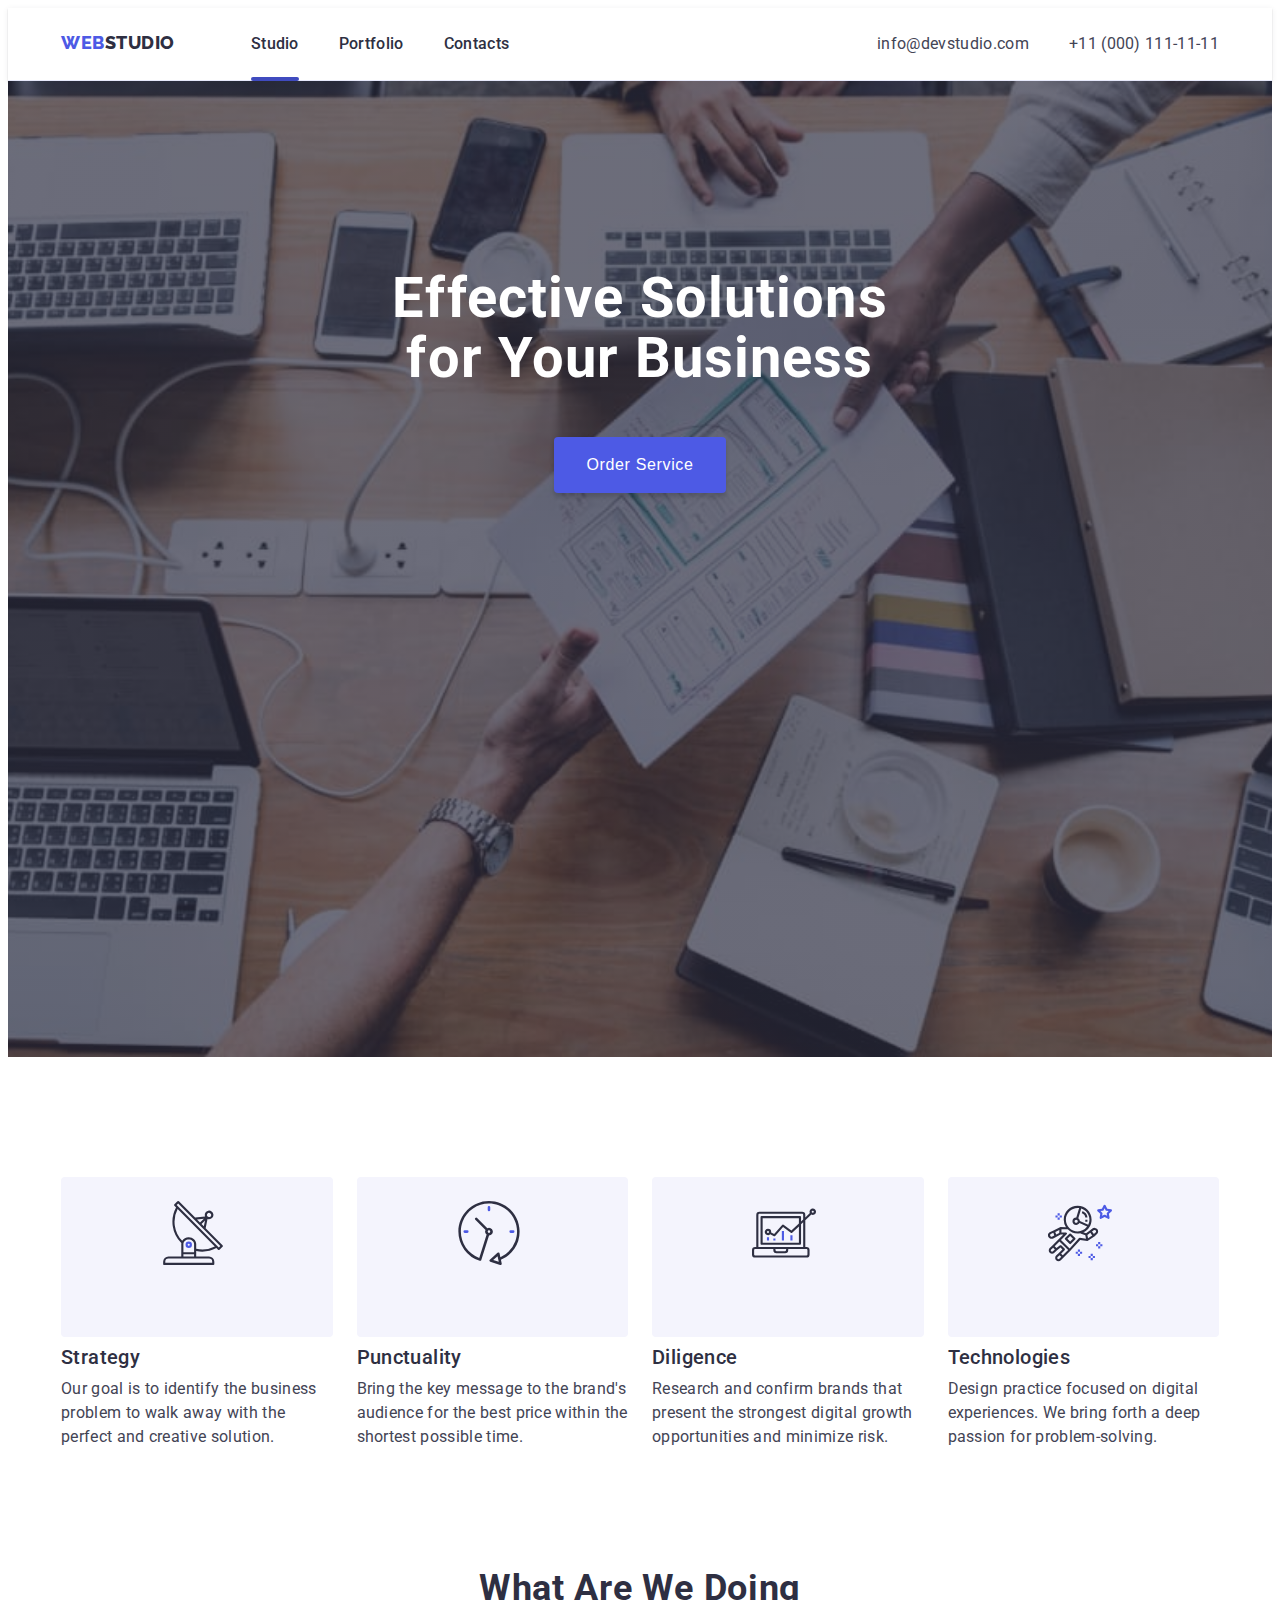
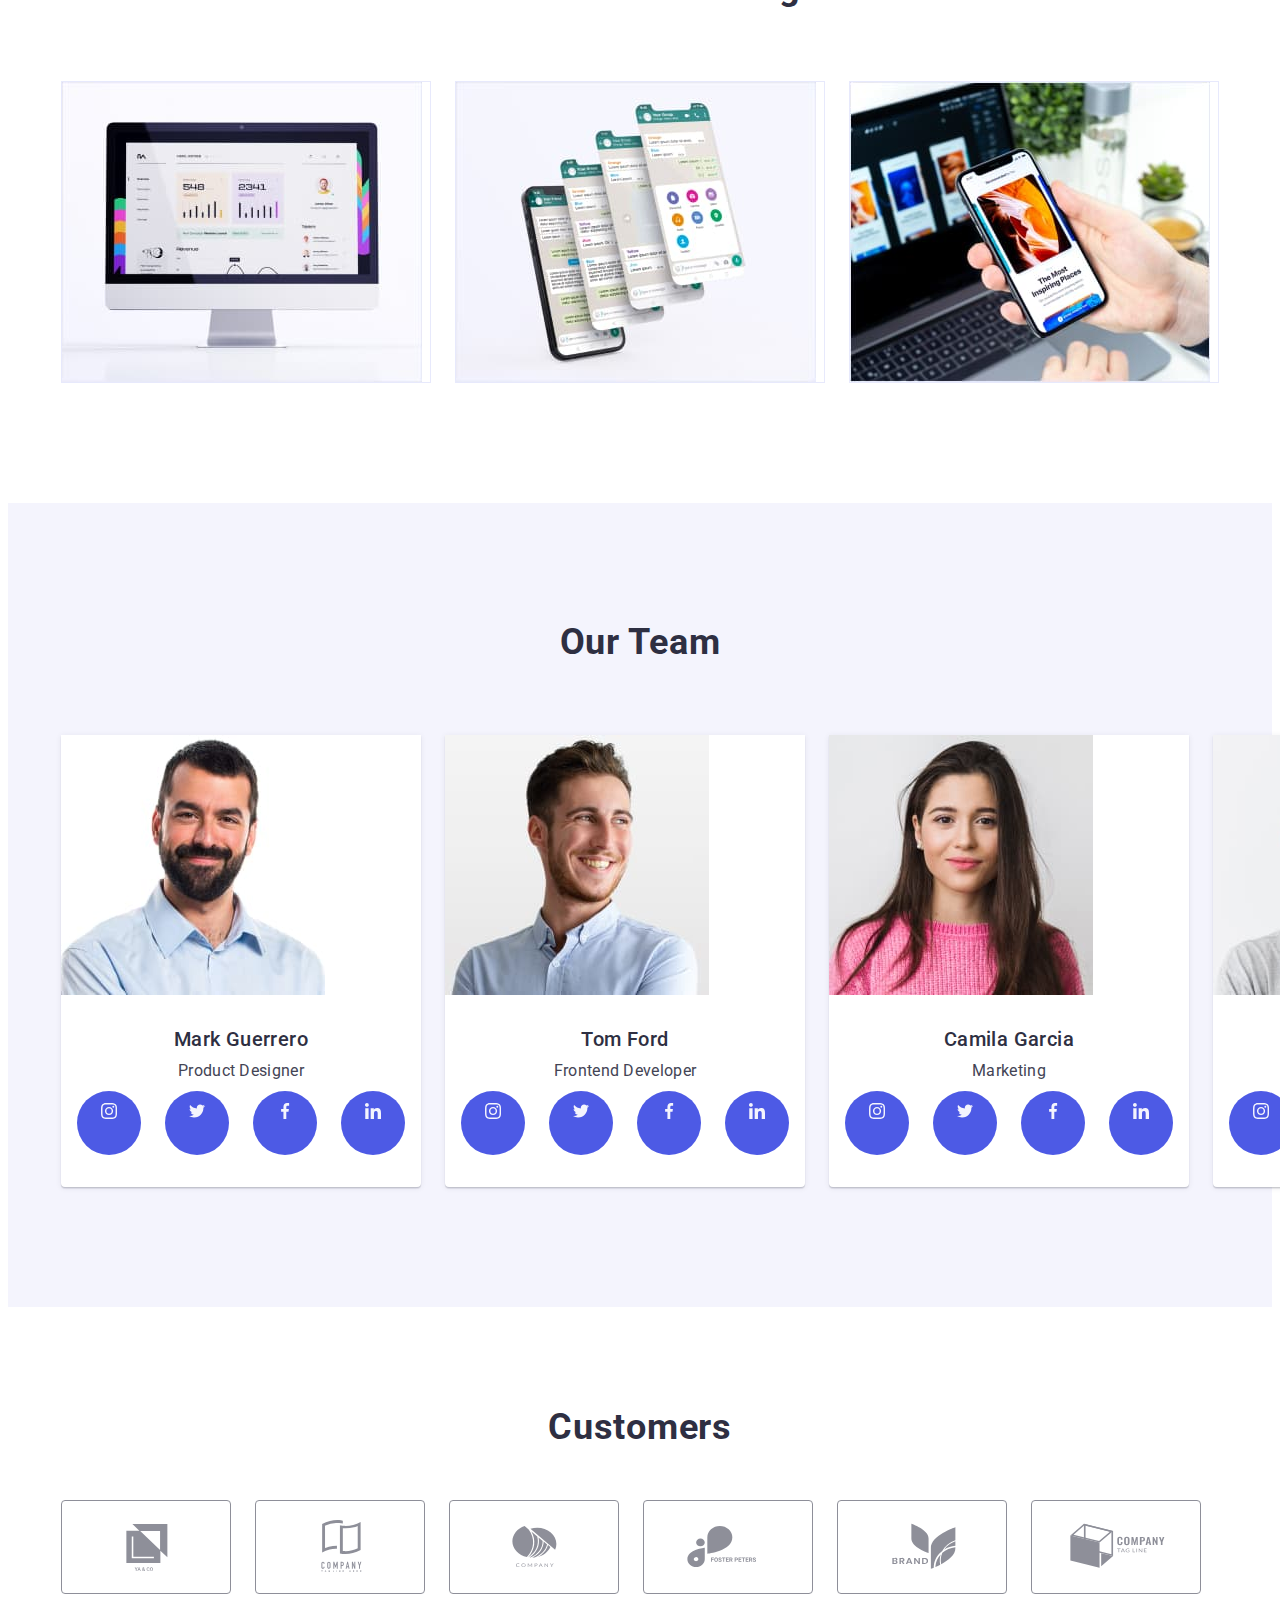
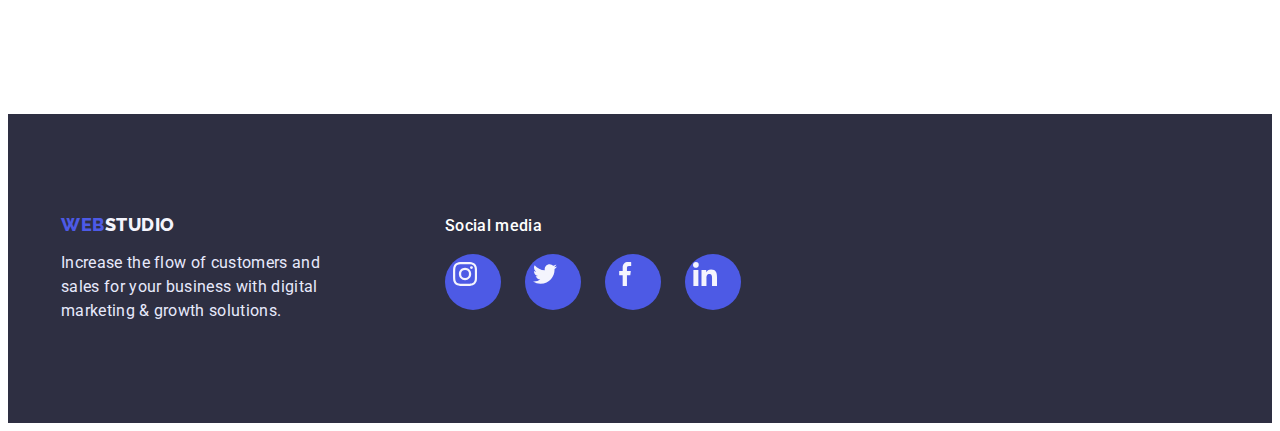
<file: index.html>
<!doctype html>
<html lang="en">

<head>
  <meta charset="UTF-8" />
  <meta http-equiv="X-UA-Compatible" content="IE=edge" />
  <meta name="viewport" content="width=device-width, initial-scale=1.0" />
  <title>Document</title>
  <link rel="preconnect" href="https://fonts.googleapis.com">
  <link rel="preconnect" href="https://fonts.gstatic.com" crossorigin>
  <link href="https://fonts.googleapis.com/css2?family=Raleway:wght@800&family=Roboto:wght@400;500;700;900&display=swap"
    rel="stylesheet">
  <link rel="stylesheet" href="https://cdnjs.cloudflare.com/ajax/libs/modern-normalize/1.1.0/modern-normalize.min.css"
    integrity="sha512-wpPYUAdjBVSE4KJnH1VR1HeZfpl1ub8YT/NKx4PuQ5NmX2tKuGu6U/JRp5y+Y8XG2tV+wKQpNHVUX03MfMFn9Q=="
    crossorigin="anonymous" referrerpolicy="no-referrer" />
  <link rel="stylesheet" href="./css/styles.css">
</head>

<body>
  <header class="header">
    <div class="container header-wrapp">
      <nav class="site-navigation">
        <a class="logo link" href="./index.html">Web<span class="logo-firstword">Studio</span></a>
        <ul class="navigation-list list">
          <li class="navigation-items"><a class="link active" href="./index.html">Studio</a></li>
          <li class="navigation-items"><a class="link" href="./portfolio.html">Portfolio</a></li>
          <li class="navigation-items"><a class="link" href="">Contacts</a></li>
        </ul>
      </nav>
      <address class="contacts">
        <ul class="contacts-list list">
          <li class="contact-item"><a class="contact link" href="mailto:info@devstudio.com">info@devstudio.com</a></li>
          <li class="contact-item"><a class="contact link" href="tel:+110001111111">+11 (000) 111-11-11</a></li>
        </ul>
      </address>
    </div>
  </header>
  <main>
    <section class="hero">
      <h1 class="hero-title">Effective Solutions for Your Business</h1>
      <button class="hero-btn btn" type="button" data-modal-open>Order Service</button>
    </section>
    <div class="overlay is-hidden" data-modal>
      <div class="modal-window">
        <button class="close-btn" type="button" data-modal-close>
          <svg class="icon-close-btn">
            <use href="./images/icons.svg#icon-close-btn"></use>
          </svg>
        </button>
      </div>
    </div>
    <section class="privilages section">
      <div class="container privilages-wrapp">
        <h2 class="privilages-title visually-hidden">Privilages</h2>
        <ul class="privilages-list list">
          <li class="privilages-item">
            <div class="icon-box">
              <svg class="icon">
                <use href="./images/icons.svg#icon-antenna"></use>
              </svg>
            </div>
            <h3 class="item-title">Strategy</h3>
            <p class="item-text">
              Our goal is to identify the business problem to walk away with the
              perfect and creative solution.
            </p>
          </li>
          <li class="privilages-item">
            <div class="icon-box">
              <svg class="icon">
                <use href="./images/icons.svg#icon-clock"></use>
              </svg>
            </div>
            <h3 class="item-title">Punctuality</h3>
            <p class="item-text">
              Bring the key message to the brand's audience for the best price
              within the shortest possible time.
            </p>
          </li>
          <li class="privilages-item">
            <div class="icon-box">
              <svg class="icon">
                <use href="./images/icons.svg#icon-diagram"></use>
              </svg>
            </div>
            <h3 class="item-title">Diligence</h3>
            <p class="item-text">
              Research and confirm brands that present the strongest digital
              growth opportunities and minimize risk.
            </p>
          </li>
          <li class="privilages-item">
            <div class="icon-box">
              <svg class="icon">
                <use href="./images/icons.svg#icon-astronaut"></use>
              </svg>
            </div>
            <h3 class="item-title">Technologies</h3>
            <p class="item-text">
              Design practice focused on digital experiences. We bring forth a
              deep passion for problem-solving.
            </p>
          </li>
        </ul>
      </div>
    </section>
    <section class="work section">
      <div class="container work-wrapp">
        <h2 class="work-title">What are we doing</h2>
        <ul class="work-list list">
          <li class="work-item">
            <img src="./images/index/sec-three-pc.jpg" alt="example work" width="360" height="300" />
          </li>
          <li class="work-item">
            <img src="./images/index/sec-three-phone.jpg" alt="example work" width="360" height="300" />
          </li>
          <li class="work-item">
            <img src="./images/index/sec-three-phone2.jpg" alt="example work" width="360" height="300" />
          </li>
        </ul>
      </div>
    </section>
    <section class="team section">
      <div class="container team-wrapp">
        <h2 class="team-title">Our Team</h2>
        <ul class="team-list list">
          <li class="team-itam">
            <img src="./images/index/sec-four-pd.jpg" alt="Photo Product Designer" width="264" height="260" />
            <div class="team-itam-wrapp">
              <h3 class="team-name">Mark Guerrero</h3>
              <p class="team-role">Product Designer</p>
              <ul class="team-network list">
                <li class="team-network-item">
                  <a class="social-netwerk-link link" href="">
                    <svg class="social-netwerk-icon">
                      <use href="./images/icons.svg#icon-instagram"></use>
                    </svg>
                  </a>
                </li>
                <li>
                  <a class="social-netwerk-link link" href="">
                    <svg class="social-netwerk-icon">
                      <use href="./images/icons.svg#icon-twitter"></use>
                    </svg>
                  </a>
                </li>
                <li>
                  <a class="social-netwerk-link link" href="">
                    <svg class="social-netwerk-icon">
                      <use href="./images/icons.svg#icon-facebook"></use>
                    </svg>
                  </a>
                </li>
                <li>
                  <a class="social-netwerk-link link" href="">
                    <svg class="social-netwerk-icon">
                      <use href="./images/icons.svg#icon-linkedin"></use>
                    </svg>
                  </a>
                </li>
              </ul>
            </div>
          </li>
          <li class="team-itam">
            <img src="./images/index/sec-four-fd.jpg" alt="Photo Frontend Developer" width="264" height="260" />
            <div class="team-itam-wrapp">
              <h3 class="team-name">Tom Ford</h3>
              <p class="team-role">Frontend Developer</p>
              <ul class="team-network list">
                <li class="team-network-item">
                  <a class="social-netwerk-link link" href="">
                    <svg class="social-netwerk-icon">
                      <use href="./images/icons.svg#icon-instagram"></use>
                    </svg>
                  </a>
                </li>
                <li>
                  <a class="social-netwerk-link link" href="">
                    <svg class="social-netwerk-icon">
                      <use href="./images/icons.svg#icon-twitter"></use>
                    </svg>
                  </a>
                </li>
                <li>
                  <a class="social-netwerk-link link" href="">
                    <svg class="social-netwerk-icon">
                      <use href="./images/icons.svg#icon-facebook"></use>
                    </svg>
                  </a>
                </li>
                <li>
                  <a class="social-netwerk-link link" href="">
                    <svg class="social-netwerk-icon">
                      <use href="./images/icons.svg#icon-linkedin"></use>
                    </svg>
                  </a>
                </li>
              </ul>
            </div>
          </li>
          <li class="team-itam">
            <img src="./images/index/sec-four-m.jpg" alt="Photo Marketing" width="264" height="260" />
            <div class="team-itam-wrapp">
              <h3 class="team-name">Camila Garcia</h3>
              <p class="team-role">Marketing</p>
              <ul class="team-network list">
                <li class="team-network-item">
                  <a class="social-netwerk-link link" href="">
                    <svg class="social-netwerk-icon">
                      <use href="./images/icons.svg#icon-instagram"></use>
                    </svg>
                  </a>
                </li>
                <li>
                  <a class="social-netwerk-link link" href="">
                    <svg class="social-netwerk-icon">
                      <use href="./images/icons.svg#icon-twitter"></use>
                    </svg>
                  </a>
                </li>
                <li>
                  <a class="social-netwerk-link link" href="">
                    <svg class="social-netwerk-icon">
                      <use href="./images/icons.svg#icon-facebook"></use>
                    </svg>
                  </a>
                </li>
                <li>
                  <a class="social-netwerk-link link" href="">
                    <svg class="social-netwerk-icon">
                      <use href="./images/icons.svg#icon-linkedin"></use>
                    </svg>
                  </a>
                </li>
              </ul>
            </div>
          </li>
          <li class="team-itam">
            <img src="./images/index/sec-four-uid.jpg" alt="Photo UI Designer" width="264" height="260" />
            <div class="team-itam-wrapp">
              <h3 class="team-name">Daniel Wilson</h3>
              <p class="team-role">UI Designer</p>
              <ul class="team-network list">
                <li class="team-network-item">
                  <a class="social-netwerk-link link" href="">
                    <svg class="social-netwerk-icon">
                      <use href="./images/icons.svg#icon-instagram"></use>
                    </svg>
                  </a>
                </li>
                <li>
                  <a class="social-netwerk-link link" href="">
                    <svg class="social-netwerk-icon">
                      <use href="./images/icons.svg#icon-twitter"></use>
                    </svg>
                  </a>
                </li>
                <li>
                  <a class="social-netwerk-link link" href="">
                    <svg class="social-netwerk-icon">
                      <use href="./images/icons.svg#icon-facebook"></use>
                    </svg>
                  </a>
                </li>
                <li>
                  <a class="social-netwerk-link link" href="">
                    <svg class="social-netwerk-icon">
                      <use href="./images/icons.svg#icon-linkedin"></use>
                    </svg>
                  </a>
                </li>
              </ul>
            </div>
          </li>
        </ul>
      </div>
    </section>
    <section class="customers section">
      <div class="container">
        <h2 class="customers-tittle">Customers</h2>
        <ul class="customers-list list">
          <li class="customers-item">
            <a class="customers-link link" href="">
              <svg class="customers-logo">
                <use href="./images/icons.svg#icon-ya-co"></use>
              </svg>
            </a>
          </li>
          <li class="customers-item">
            <a class="customers-link link" href="">
              <svg class="customers-logo">
                <use href="./images/icons.svg#icon-tagline-here"></use>
              </svg>
            </a>
          </li>
          <li class="customers-item">
            <a class="customers-link link" href="">
              <svg class="customers-logo">
                <use href="./images/icons.svg#icon-company"></use>
              </svg>
            </a>
          </li>
          <li class="customers-item">
            <a class="customers-link link" href="">
              <svg class="customers-logo">
                <use href="./images/icons.svg#icon-foster-peters"></use>
              </svg>
            </a>
          </li>
          <li class="customers-item">
            <a class="customers-link link" href="">
              <svg class="customers-logo">
                <use href="./images/icons.svg#icon-brand"></use>
              </svg>
            </a>
          </li>
          <li class="customers-item">
            <a class="customers-link link" href="">
              <svg class="customers-logo">
                <use href="./images/icons.svg#icon-tag-line"></use>
              </svg>
            </a>
          </li>
        </ul>
      </div>
    </section>
  </main>
  <footer class="footer">
    <div class="container footer-wrapp">
      <div class="footer-box">
        <a class="logo link" href="./index.html">Web<span class="logo-footerword">Studio</span></a>
        <p class="footer-text">
          Increase the flow of customers and sales for your business with digital
          marketing & growth solutions.
        </p>
      </div>
      <div class="footer-social-box">
        <h3 class="social-title">Social media</h3>
        <ul class="team-network list">
          <li class="team-network-item">
            <a class="social-netwerk-link link" href="">
              <svg class="social-netwerk-icon">
                <use href="./images/icons.svg#icon-instagram"></use>
              </svg>
            </a>
          </li>
          <li>
            <a class="social-netwerk-link link" href="">
              <svg class="social-netwerk-icon">
                <use href="./images/icons.svg#icon-twitter"></use>
              </svg>
            </a>
          </li>
          <li>
            <a class="social-netwerk-link link" href="">
              <svg class="social-netwerk-icon">
                <use href="./images/icons.svg#icon-facebook"></use>
              </svg>
            </a>
          </li>
          <li>
            <a class="social-netwerk-link link" href="">
              <svg class="social-netwerk-icon">
                <use href="./images/icons.svg#icon-linkedin"></use>
              </svg>
            </a>
          </li>
        </ul>
      </div>
    </div>
  </footer>
  <script src="./js/modal.js"></script>
</body>

</html>
</file>
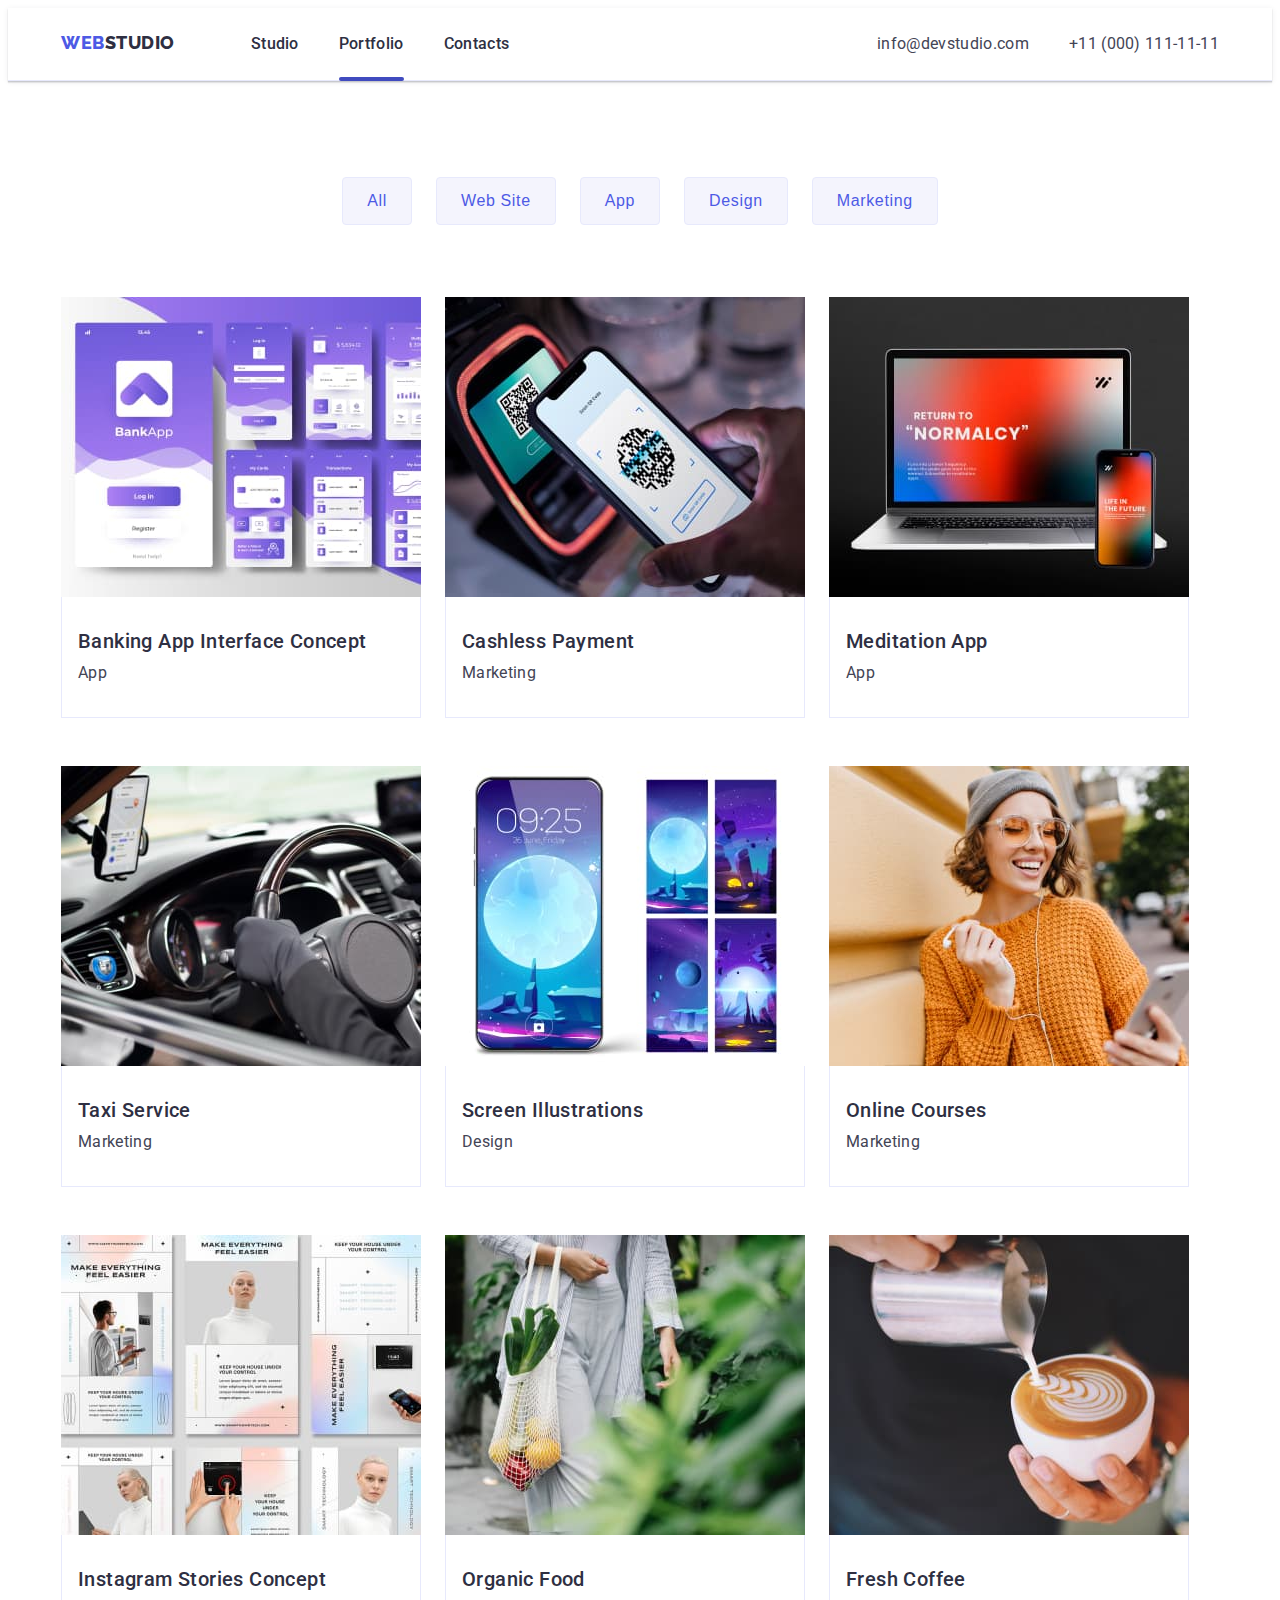
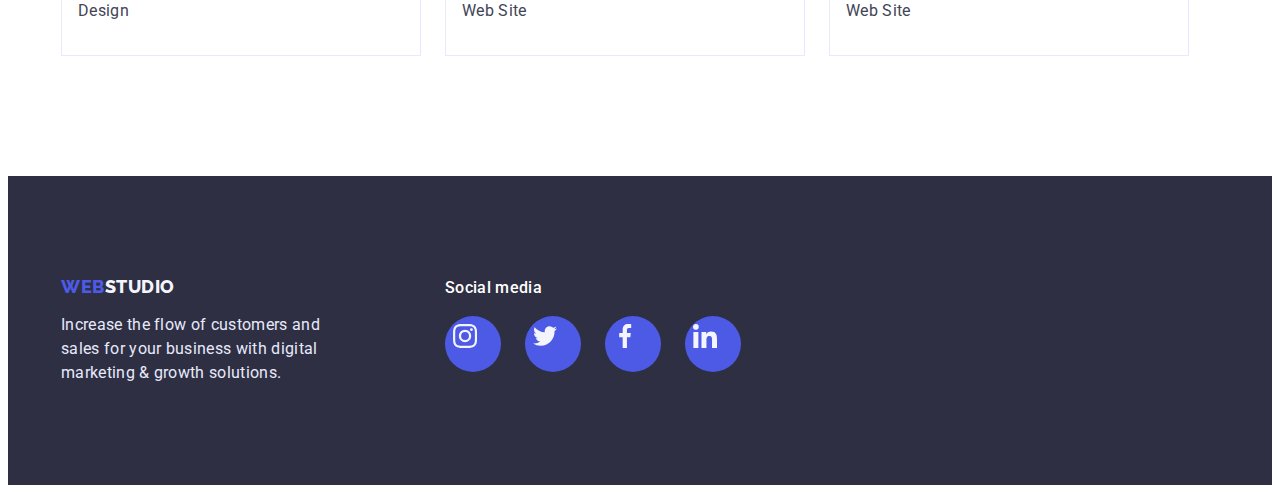
<file: portfolio.html>
<!DOCTYPE html>
<html lang="en">

<head>
  <meta charset="UTF-8" />
  <meta http-equiv="X-UA-Compatible" content="IE=edge" />
  <meta name="viewport" content="width=device-width, initial-scale=1.0" />
  <title>Document</title>
  <link rel="preconnect" href="https://fonts.googleapis.com">
  <link rel="preconnect" href="https://fonts.gstatic.com" crossorigin>
  <link href="https://fonts.googleapis.com/css2?family=Raleway:wght@800&family=Roboto:wght@400;500;700;900&display=swap"
    rel="stylesheet">
  <link rel="stylesheet" href="https://cdnjs.cloudflare.com/ajax/libs/modern-normalize/1.1.0/modern-normalize.min.css"
    integrity="sha512-wpPYUAdjBVSE4KJnH1VR1HeZfpl1ub8YT/NKx4PuQ5NmX2tKuGu6U/JRp5y+Y8XG2tV+wKQpNHVUX03MfMFn9Q=="
    crossorigin="anonymous" referrerpolicy="no-referrer" />
  <link rel="stylesheet" href="./css/styles.css" />
</head>

<body>
  <header class="header">
    <div class="container header-wrapp">
      <nav class="site-navigation">
        <a class="logo link" href="./index.html">Web<span class="logo-firstword">Studio</span></a>
        <ul class="navigation-list list">
          <li class="navigation-items"><a class="link" href="./index.html">Studio</a></li>
          <li class="navigation-items"><a class="link active" href="./portfolio.html">Portfolio</a></li>
          <li class="navigation-items"><a class="link" href="">Contacts</a></li>
        </ul>
      </nav>
      <address class="contacts">
        <ul class="contacts-list list">
          <li class="contact-item"><a class="contact link" href="mailto:info@devstudio.com">info@devstudio.com</a></li>
          <li class="contact-item"><a class="contact link" href="tel:+110001111111">+11 (000) 111-11-11</a></li>
        </ul>
      </address>
    </div>
  </header>
  <main>
    <section class="exampleworks section">
      <div class="container">
        <h1 class="examplworks-tittle visually-hidden">Examples of work</h1>
        <ul class="filters-list list">
          <li class="filter-item"><button class="filter-btn btn" type="button">All</button></li>
          <li class="filter-item"><button class="filter-btn btn" type="button">Web Site</button></li>
          <li class="filter-item"><button class="filter-btn btn" type="button">App</button></li>
          <li class="filter-item"><button class="filter-btn btn" type="button">Design</button></li>
          <li class="filter-item"><button class="filter-btn btn" type="button">Marketing</button></li>
        </ul>
        <ul class="exampleworks-list list">
          <li class="exampleworks-item">
            <a class="exampleworks-link link" href="">
              <div class="exampleworks-overlay">
                <div class="overlay-background">
                  <p class="overlay-text">14 Stylish and User-Friendly App Design Concepts · Task Manager App · Calorie
                    Tracker App · Exotic Fruit Ecommerce App · Cloud Storage App</p>
                </div>
                <img src="./images/portfolio/banking-app.jpg" alt="example banking app" width="360" height="300" />
              </div>
              <div class="item-wrapp">
                <h2 class="item-title">Banking App Interface Concept</h2>
                <p class="item-text">App</p>
              </div>
            </a>
          </li>
          <li class="exampleworks-item">
            <a class="exampleworks-link link" href="">
              <div class="exampleworks-overlay">
                <div class="overlay-background">
                  <p class="overlay-text">14 Stylish and User-Friendly App Design Concepts · Task Manager App · Calorie
                    Tracker App · Exotic Fruit Ecommerce App · Cloud Storage App</p>
                </div>
                <img src="./images/portfolio/cashless.jpg" alt="cashless payment" width="360" height="300" />
              </div>
              <div class="item-wrapp">
                <h2 class="item-title">Cashless Payment</h2>
                <p class="item-text">Marketing</p>
              </div>
            </a>
          </li>
          <li class="exampleworks-item">
            <a class="exampleworks-link link" href="">
              <div class="exampleworks-overlay">
                <div class="overlay-background">
                  <p class="overlay-text">14 Stylish and User-Friendly App Design Concepts · Task Manager App · Calorie
                    Tracker App · Exotic Fruit Ecommerce App · Cloud Storage App</p>
                </div>
                <img src="./images/portfolio/meditation-app.jpg" alt="application on computer and phone" width="360"
                  height="300" />
              </div>
              <div class="item-wrapp">
                <h2 class="item-title">Meditation App</h2>
                <p class="item-text">App</p>
              </div>
            </a>
          </li>
          <li class="exampleworks-item">
            <a class="exampleworks-link link" href="">
              <div class="exampleworks-overlay">
                <div class="overlay-background">
                  <p class="overlay-text">14 Stylish and User-Friendly App Design Concepts · Task Manager App · Calorie
                    Tracker App · Exotic Fruit Ecommerce App · Cloud Storage App</p>
                </div>
                <img src="./images/portfolio/taxi.jpg" alt="a phone with an app in a taxi" width="360" height="300" />
              </div>
              <div class="item-wrapp">
                <h2 class="item-title">Taxi Service</h2>
                <p class="item-text">Marketing</p>
              </div>
            </a>
          </li>
          <li class="exampleworks-item">
            <a class="exampleworks-link link" href="">
              <div class="exampleworks-overlay">
                <div class="overlay-background">
                  <p class="overlay-text">14 Stylish and User-Friendly App Design Concepts · Task Manager App · Calorie
                    Tracker App · Exotic Fruit Ecommerce App · Cloud Storage App</p>
                </div>
                <img src="./images/portfolio/screen-illustrations.jpg" alt="phone with themes" width="360"
                  height="300" />
              </div>
              <div class="item-wrapp">
                <h2 class="item-title">Screen Illustrations</h2>
                <p class="item-text">Design</p>
              </div>
            </a>
          </li>
          <li class="exampleworks-item">
            <a class="exampleworks-link link" href="">
              <div class="exampleworks-overlay">
                <div class="overlay-background">
                  <p class="overlay-text">14 Stylish and User-Friendly App Design Concepts · Task Manager App · Calorie
                    Tracker App · Exotic Fruit Ecommerce App · Cloud Storage App</p>
                </div>
                <img src="./images/portfolio/online-courses.jpg" alt="girl talking on the phone" width="360"
                  height="300" />
              </div>
              <div class="item-wrapp">
                <h2 class="item-title">Online Courses</h2>
                <p class="item-text">Marketing</p>
              </div>
            </a>
          </li>
          <li class="exampleworks-item">
            <a class="exampleworks-link link" href="">
              <div class="exampleworks-overlay">
                <div class="overlay-background">
                  <p class="overlay-text">14 Stylish and User-Friendly App Design Concepts · Task Manager App · Calorie
                    Tracker App · Exotic Fruit Ecommerce App · Cloud Storage App</p>
                </div>
                <img src="./images/portfolio/instagram-stories-concept.jpg" alt="example design Instagram stories"
                  width="360" height="300" />
              </div>
              <div class="item-wrapp">
                <h2 class="item-title">Instagram Stories Concept</h2>
                <p class="item-text">Design</p>
              </div>
            </a>
          </li>
          <li class="exampleworks-item">
            <a class="exampleworks-link link" href="">
              <div class="exampleworks-overlay">
                <div class="overlay-background">
                  <p class="overlay-text">14 Stylish and User-Friendly App Design Concepts · Task Manager App · Calorie
                    Tracker App · Exotic Fruit Ecommerce App · Cloud Storage App</p>
                </div>
                <img src="./images/portfolio/organic-food.jpg" alt="girl with a bag of fruit" width="360"
                  height="300" />
              </div>
              <div class="item-wrapp">
                <h2 class="item-title">Organic Food</h2>
                <p class="item-text">Web Site</p>
              </div>
            </a>
          </li>
          <li class="exampleworks-item">
            <a class="exampleworks-link link" href="">
              <div class="exampleworks-overlay">
                <div class="overlay-background">
                  <p class="overlay-text">14 Stylish and User-Friendly App Design Concepts · Task Manager App · Calorie
                    Tracker App · Exotic Fruit Ecommerce App · Cloud Storage App</p>
                </div>
                <img src="./images/portfolio/fresh-coffee.jpg" alt="barista drawing on coffee" width="360"
                  height="300" />
              </div>
              <div class="item-wrapp">
                <h2 class="item-title">Fresh Coffee</h2>
                <p class="item-text">Web Site</p>
              </div>
            </a>
          </li>
        </ul>
      </div>
    </section>
  </main>
  <footer class="footer">
    <div class="container footer-wrapp">
      <div class="footer-box">
        <a class="logo link" href="./index.html">Web<span class="logo-footerword">Studio</span></a>
        <p class="footer-text">
          Increase the flow of customers and sales for your business with digital
          marketing & growth solutions.
        </p>
      </div>
      <div class="footer-social-box">
        <h3 class="social-title">Social media</h3>
        <ul class="team-network list">
          <li class="team-network-item">
            <a class="social-netwerk-link link" href="">
              <svg class="social-netwerk-icon">
                <use href="./images/icons.svg#icon-instagram"></use>
              </svg>
            </a>
          </li>
          <li>
            <a class="social-netwerk-link link" href="">
              <svg class="social-netwerk-icon">
                <use href="./images/icons.svg#icon-twitter"></use>
              </svg>
            </a>
          </li>
          <li>
            <a class="social-netwerk-link link" href="">
              <svg class="social-netwerk-icon">
                <use href="./images/icons.svg#icon-facebook"></use>
              </svg>
            </a>
          </li>
          <li>
            <a class="social-netwerk-link link" href="">
              <svg class="social-netwerk-icon">
                <use href="./images/icons.svg#icon-linkedin"></use>
              </svg>
            </a>
          </li>
        </ul>
      </div>
    </div>
  </footer>
</body>

</html>
</file>
<file: css/styles.css>
:root {
    --color-primary-brand: #4D5AE5;
    --color-pressed-state: #404BBF;
    --color-valid-success: #31D0AA;
    --color-subtle-text: #8E8F99;
    --color-accent-text: #E7E9FC;
    --background-alerts: #F4F4FD;
    --color-body-text: #434455;
    --background-color-text: #2E2F42;
    --color-hover-heading: #ffffff;
    --time-transition-duration: 250ms;
    --transition-timing-function: cubic-bezier(0.4, 0, 0.2, 1);


}

body {
    font-family: Roboto, sans-serif;
    background-color: var(--color-hover-heading);
    color: var(--color-body-text);
}

h1,
h2,
h3,
h4,
h5,
h6,
p {
    margin: 0;
}

.link {
    text-decoration: none;
    display: inline-block;
}

ul {
    padding-left: 0;
    margin: 0;
}

img {
    display: block;
    max-width: 100%;
}

.list {
    list-style: none;
}

.container {
    padding: 0 15px;
    max-width: 1158px;
    margin: 0 auto;
}

.section {
    padding-top: 120px;
    padding-bottom: 120px;
}

button {
    cursor: pointer;
}

.btn {
    display: inline-block;
    font-weight: 500;
    font-size: 16px;
    letter-spacing: 0.04em;
    border-radius: 4px;

    transition-property: color, border-color, box-shadow, background;
    transition-duration: var(--time-transition-duration);
    transition-timing-function: var(--transition-timing-function);
}

.btn:hover,
.btn:focus,
.team-network .social-netwerk-link:hover,
.team-network .social-netwerk-link:focus,
.active::after,
.close-btn:hover,
.close-btn:focus {
    background: var(--color-pressed-state);
}

.visually-hidden {
    position: absolute;
    width: 1px;
    height: 1px;
    margin: -1px;
    border: 0;
    padding: 0;
    white-space: nowrap;
    clip-path: inset(100%);
    clip: rect(0 0 0 0);
    overflow: hidden;
}

.logo {
    font-family: 'Raleway', sans-serif;
    font-weight: 800;
    font-size: 18px;
    line-height: 1.17;
    text-transform: uppercase;
    letter-spacing: 0.03em;
    color: var(--color-primary-brand);
}

/* social-network */
.team-network {
    display: flex;
    gap: 24px;
}

.social-netwerk-link {
    width: 40px;
    height: 40px;
    background-color: var(--color-primary-brand);
    border-radius: 50%;

    transition: background-color var(--time-transition-duration) var(--transition-timing-function);
}

.social-netwerk-icon {
    fill: var(--background-alerts);
}

/**------------------------------------ header------------------------------------------- */
.header {
    border-bottom: 1px solid var(--color-accent-text);
    box-shadow: 0px 2px 1px rgba(46, 47, 66, 0.08),
        0px 1px 1px rgba(46, 47, 66, 0.16),
        0px 1px 6px rgba(46, 47, 66, 0.08);
}

.header-wrapp {
    display: flex;
    align-items: center;
}

.header .link {
    display: block;
    padding: 24px 0;
}

.site-navigation {
    display: flex;
    margin-right: auto;
    /* align-items: center; */
}

.header-wrapp .logo {
    margin-right: 76px;
}

.logo-firstword {
    color: var(--background-color-text);
}

.navigation-list,
.contacts-list {
    display: flex;
    gap: 40px;
}

.navigation-items>.link {
    font-weight: 500;
    font-size: 16px;
    line-height: 1.5;
    letter-spacing: 0.02em;
    color: var(--background-color-text);
    position: relative;
}

.active::after {
    content: '';
    position: absolute;
    width: 100%;
    height: 4px;
    border-radius: 2px;
    bottom: -1px;
    left: 0;
}

.contact {
    color: var(--color-body-text);
    font-weight: 400;
    font-size: 16px;
    line-height: 1.5;
    letter-spacing: 0.02em;
    color: var(--color-body-text);
}

.navigation-items .link,
.contact-item .contact {
    transition: color var(--time-transition-duration) var(--transition-timing-function);
}

.navigation-items .link:hover,
.navigation-items .link:focus,
.contact-item .contact:hover,
.contact-item .contact:focus {
    color: var(--color-pressed-state);
}

.contacts {
    font-style: normal;
}

/**------------------------------------ index-main--------------------------------------- */
/*?------------nodal ------------ */
.overlay {
    position: fixed;
    top: 0;
    left: 0;
    width: 100%;
    height: 100%;
    background: rgba(46, 47, 66, 0.4);

    opacity: 1;
    transition: opacity var(--time-transition-duration) var(--transition-timing-function);
}

.is-hidden {
    visibility: hidden;
    opacity: 0;
    pointer-events: none;
}

.overlay.is-hidden .modal-window {
    transform: translate(-50%, -50%) scale(1.2);
}

.modal-window {
    position: absolute;
    top: 50%;
    left: 50%;
    transform: translate(-50%, -50%) scale(1);
    transition: transform var(--time-transition-duration) var(--transition-timing-function);

    min-width: 408px;
    height: 576px;
    padding: 15px;

    background: #FCFCFC;
    border: none;
    box-shadow: 0px 1px 1px rgba(0, 0, 0, 0.14), 0px 1px 3px rgba(0, 0, 0, 0.12), 0px 2px 1px rgba(0, 0, 0, 0.2);
    border-radius: 4px;
}

.close-btn {
    display: flex;
    justify-content: center;
    align-items: center;

    position: absolute;
    top: 24px;
    right: 24px;

    width: 24px;
    height: 24px;

    background: var(--color-accent-text);
    border-radius: 50%;
    border: 1px solid rgba(0, 0, 0, 0.1);

    transition: background var(--time-transition-duration) var(--transition-timing-function);
}

.icon-close-btn {
    width: 8px;
    height: 8px;
    fill: var(--background-color-text);

    transition: color var(--time-transition-duration) var(--transition-timing-function);
}

.close-btn:hover .icon-close-btn,
.close-btn:focus .icon-close-btn{
    fill: var(--color-hover-heading);
}
/*?------------------------------------ hero--------------------------------------- */
.hero {
    background-color: var(--background-color-text);
    background-image: linear-gradient(rgba(46, 47, 66, 0.7),
            rgba(46, 47, 66, 0.7)),
        url(../images/index/people-office.jpg);
    background-size: cover;
    background-position: center;
    padding-top: 188px;
    padding-bottom: 188px;
    text-align: center;
    height: 600px;
    max-width: 1440px;
    margin-left: auto;
    margin-right: auto;

}

.hero-title {
    font-size: 56px;
    line-height: 1.07;
    letter-spacing: 0.02em;
    color: var(--color-hover-heading);
    width: 496px;
    margin-bottom: 48px;
    margin-left: auto;
    margin-right: auto;
}

.hero-btn {
    background: var(--color-primary-brand);
    color: var(--color-hover-heading);
    min-width: 169px;
    height: 56px;
    padding: 16px 32px;
    border: none;
    box-shadow: 0px 4px 4px rgba(0, 0, 0, 0.15);
}

/*?------------------------------------privilages--------------------------------------- */
.privilages-list {
    display: flex;
    gap: 24px;
}

.privilages-item {
    flex-basis: calc((100% - 72px) / 4);
}

.icon-box {
    background-color: var(--background-alerts);
    border-radius: 4px;
    height: 112px;
    padding: 24px 100px;
    margin-bottom: 8px;
}

.icon-box>.icon {
    width: 64px;
    height: 64px;
}

.item-title {
    font-weight: 500;
    font-size: 20px;
    line-height: 1.2;
    letter-spacing: 0.02em;
    color: var(--background-color-text);
    margin-bottom: 8px;
}

.item-text {
    font-size: 16px;
    line-height: 1.5;
    letter-spacing: 0.02em;
    color: var(--color-body-text);
}

/*?------------------------------------work--------------------------------------- */
.work {
    padding-top: 0;
}

.work-title {
    font-weight: 700;
    font-size: 36px;
    line-height: 1.11;
    text-align: center;
    letter-spacing: 0.02em;
    text-transform: capitalize;
    color: var(--background-color-text);
    margin: 0 auto 72px;
}

.work-list {
    display: flex;
    gap: 24px;
}

.work-item {
    flex-basis: calc((100% - 48px) / 3);
    border: 1px solid var(--color-accent-text);
}

/*?------------------------------------team--------------------------------------- */
.team {
    background: var(--background-alerts);
}

.team-title {
    font-weight: 700;
    font-size: 36px;
    line-height: 1.11;
    text-align: center;
    letter-spacing: 0.02em;
    text-transform: capitalize;
    color: var(--background-color-text);
    margin-bottom: 72px;
}

.team-list {
    display: flex;
    gap: 24px;
}

.team-itam {
    background-color: var(--color-hover-heading);
    flex-basis: calc((100% - 72px) / 4);
    border-radius: 0px 0px 4px 4px;
    box-shadow: 0px 1px 6px rgba(46, 47, 66, 0.08),
        0px 1px 1px rgba(46, 47, 66, 0.16),
        0px 2px 1px rgba(46, 47, 66, 0.08);
}


.team-itam-wrapp {
    text-align: center;
    padding: 32px 16px;
}

.team-name {
    font-weight: 500;
    font-size: 20px;
    line-height: 1.2;
    letter-spacing: 0.02em;
    color: var(--background-color-text);
    margin-bottom: 8px;
}

.team-role {
    font-size: 16px;
    line-height: 1.5;
    letter-spacing: 0.02em;
    color: var(--color-body-text);
    margin-bottom: 8px;
}

.team-network .social-netwerk-link {
    padding: 12px;
}


.team-network .social-netwerk-icon {
    width: 16px;
    height: 16px;
}


/*?------------------------------------customers--------------------------------------- */
.customers-tittle {
    color: var(--background-color-text);
    margin-bottom: 72px;
    font-size: 36px;
    line-height: 1.11px;
    text-align: center;
    letter-spacing: 0.02em;
}

.customers-list {
    display: flex;
    gap: 24px;
}

.customers-link {
    border: 1px solid var(--color-subtle-text);
    border-radius: 4px;
    padding: 16px 32px;

    transition: border-color var(--time-transition-duration) var(--transition-timing-function);
}

.customers-link:hover,
.customers-link:focus {
    border-color: var(--color-pressed-state);
}

.customers-logo {
    width: 104px;
    height: 56px;
    fill: var(--color-subtle-text);

    transition: fill var(--time-transition-duration) var(--transition-timing-function);
}

.customers-link:hover>.customers-logo,
.customers-link:focus>.customers-logo {
    fill: var(--color-pressed-state)
}

/**------------------------------------ portfolio - main---------------------------------  */
/*------------------------------------exampleworks--------------------------------------- */
.exampleworks {
    padding-top: 96px;
}

.filters-list {
    display: flex;
    gap: 24px;
    margin-bottom: 72px;
    justify-content: center;
}

.filter-btn {
    background: var(--background-alerts);
    height: 48px;
    color: var(--color-primary-brand);
    padding: 12px 24px;
    border: 1px solid var(--color-accent-text);
}

.filter-btn:hover,
.filter-btn:focus {
    color: var(--color-hover-heading);
    border-color: transparent;
    box-shadow: 0px 3px 1px rgba(0, 0, 0, 0.1),
        0px 2px 1px rgba(0, 0, 0, 0.08),
        0px 2px 2px rgba(0, 0, 0, 0.12);
}

.exampleworks-list {
    display: flex;
    flex-wrap: wrap;
    gap: 48px 24px;

}

.exampleworks-item {
    flex-basis: ((100% - 48px) / 3);
}

.item-wrapp {
    border: 1px solid var(--color-accent-text);
    border-top: none;
    padding: 32px 16px;
}

.exampleworks-link {
    transition-property: color, border-color, box-shadow;
    transition-duration: var(--time-transition-duration);
    transition-timing-function: var(--transition-timing-function);
}

.exampleworks-link:hover,
.exampleworks-link:focus {
    border-color: var(--background-alerts);
    box-shadow: 0px 1px 6px rgba(46, 47, 66, 0.08),
        0px 1px 1px rgba(46, 47, 66, 0.16),
        0px 2px 1px rgba(46, 47, 66, 0.08);
}

.exampleworks-item .item-title {
    font-weight: 500;
    font-size: 20px;
    line-height: 1.2;
    letter-spacing: 0.02em;
    color: var(--background-color-text);
    margin-bottom: 8px;
}

.exampleworks-item .item-text {
    font-size: 16px;
    line-height: 1.5;
    letter-spacing: 0.02em;
    color: var(--color-body-text);
}

.exampleworks-overlay {
    position: relative;
    overflow: hidden;
}

.overlay-background {
    position: absolute;
    top: 100%;
    left: 0;

    width: 360px;
    height: 300px;
    padding: 40px 32px;

    background: var(--color-primary-brand);

    transition: transform var(--time-transition-duration) var(--transition-timing-function);
}

.overlay-text {
    font-size: 16px;
    line-height: 1.5;
    letter-spacing: 0.02em;
    color: var(--background-alerts);
}

.exampleworks-link:hover .overlay-background,
.exampleworks-link:focus .overlay-background {
    transform: translateY(-100%);
}

/**------------------------------------ footer-------------------------------------------  */
.footer {
    background: var(--background-color-text);
    padding-top: 100px;
    padding-bottom: 100px;
}

.footer-wrapp {
    display: flex;
}

.footer-box {
    margin-right: 120px;
}

.footer-text {
    margin-top: 16px;
    font-size: 16px;
    line-height: 1.5;
    letter-spacing: 0.02em;
    color: var(--color-accent-text);
    width: 264px;
}

.logo-footerword {
    color: var(--background-alerts);
}

.social-title {
    font-weight: 500;
    font-size: 16px;
    line-height: 1.5;
    letter-spacing: 0.02em;
    color: var(--color-hover-heading);
    margin-bottom: 16px;
}


.footer-social-box .social-netwerk-link {
    padding: 8px;
}

.footer-social-box .social-netwerk-link:hover,
.footer-social-box .social-netwerk-link:focus {
    background-color: var(--color-valid-success);
}

.footer-social-box .social-netwerk-icon {
    width: 24px;
    height: 24px;
}
</file>
